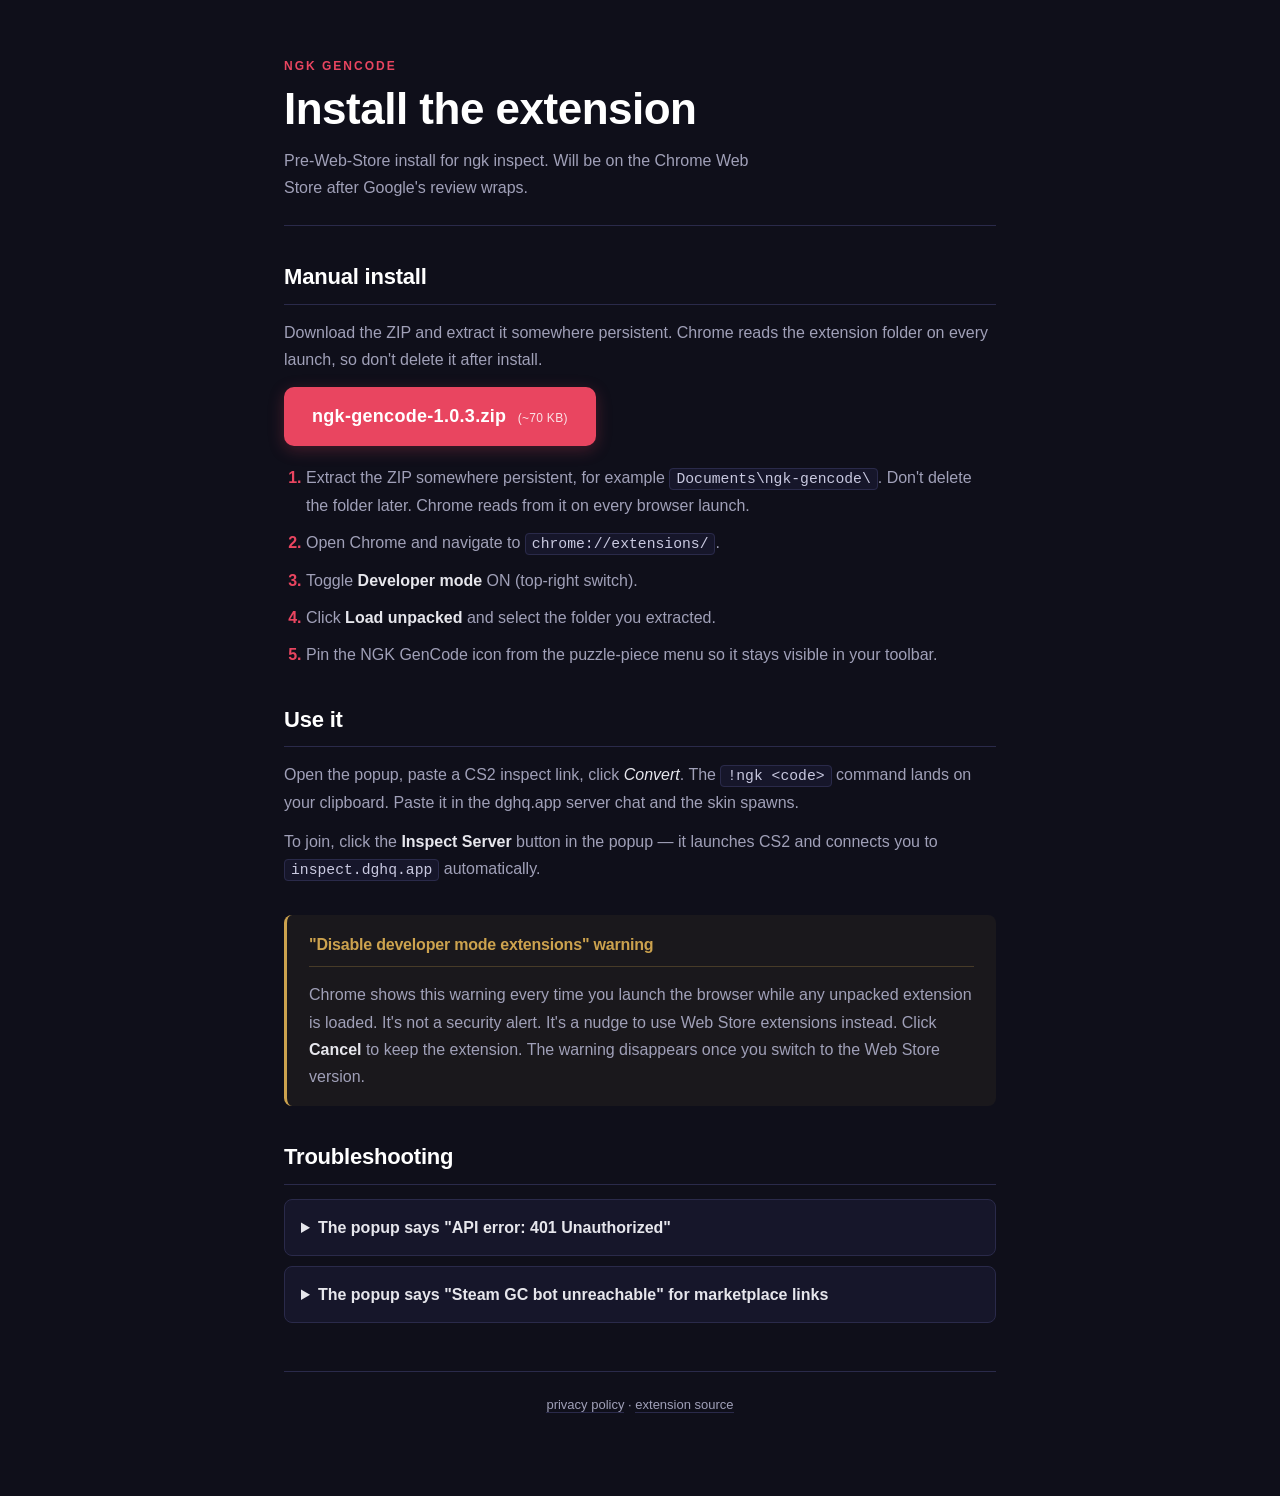
<file: index.html>
<!doctype html>
<html lang="en">
  <head>
    <meta charset="UTF-8" />
    <meta name="viewport" content="width=device-width, initial-scale=1.0" />
    <meta name="description" content="NGK GenCode. Chrome extension that converts CS2 inspect links into !ngk chat commands for the dghq.app community server. One-line install while we wait for Web Store approval." />
    <meta property="og:title" content="NGK GenCode" />
    <meta property="og:description" content="Convert any CS2 inspect link into an !ngk command for the dghq.app community server." />
    <meta property="og:type" content="website" />
    <meta property="og:url" content="https://cs2inspect.dghq.app/" />
    <meta name="theme-color" content="#0f0f1a" />
    <title>NGK GenCode</title>
    <link rel="stylesheet" href="./styles.css" />
  </head>
  <body>
    <main>
      <header class="hero">
        <div class="kicker">NGK GenCode</div>
        <h1>Install the extension</h1>
        <p class="subtitle">
          Pre-Web-Store install for ngk inspect.
          Will be on the Chrome Web Store after Google's review wraps.
        </p>
      </header>

      <section>
        <h2>Manual install</h2>
        <p>
          Download the ZIP and extract it somewhere persistent. Chrome
          reads the extension folder on every launch, so don't delete
          it after install.
        </p>
        <div class="download-row">
          <a class="download-btn" href="./ngk-gencode-1.0.3.zip" download>
            ngk-gencode-1.0.3.zip <span class="download-meta-inline">(~70 KB)</span>
          </a>
        </div>

        <ol class="steps">
          <li>
            Extract the ZIP somewhere persistent, for example
            <code>Documents\ngk-gencode\</code>. Don't delete the folder
            later. Chrome reads from it on every browser launch.
          </li>
          <li>Open Chrome and navigate to <code>chrome://extensions/</code>.</li>
          <li>Toggle <strong>Developer mode</strong> ON (top-right switch).</li>
          <li>Click <strong>Load unpacked</strong> and select the folder you extracted.</li>
          <li>Pin the NGK GenCode icon from the puzzle-piece menu so it stays visible in your toolbar.</li>
        </ol>
      </section>

      <section>
        <h2>Use it</h2>
        <p>
          Open the popup, paste a CS2 inspect link, click
          <em>Convert</em>. The <code>!ngk&nbsp;&lt;code&gt;</code>
          command lands on your clipboard. Paste it in the dghq.app
          server chat and the skin spawns.
        </p>
        <p>
          To join, click the <strong>Inspect Server</strong> button in the
          popup — it launches CS2 and connects you to
          <code>inspect.dghq.app</code> automatically.
        </p>
      </section>

      <section class="warnings">
        <h2>"Disable developer mode extensions" warning</h2>
        <p>
          Chrome shows this warning every time you launch the browser
          while any unpacked extension is loaded. It's not a security
          alert. It's a nudge to use Web Store extensions instead.
          Click <strong>Cancel</strong> to keep the extension. The
          warning disappears once you switch to the Web Store version.
        </p>
      </section>

      <section>
        <h2>Troubleshooting</h2>
        <details>
          <summary>The popup says "API error: 401 Unauthorized"</summary>
          <p>
            The extension ships with the right key already. If you see
            401, open the popup, click the gear icon, expand
            "Advanced - override API key", and make sure that field is
            <strong>blank</strong>. A blank field means "use the
            bundled key."
          </p>
        </details>
        <details>
          <summary>The popup says "Steam GC bot unreachable" for marketplace links</summary>
          <p>
            Marketplace and inventory links require a Steam Game
            Coordinator round-trip to decode. They only contain asset
            IDs, not item data. The bot occasionally disconnects from
            Steam and takes about 30 seconds to reconnect. Wait and
            retry. Masked craft links decode fully offline and don't
            need the bot.
          </p>
        </details>
      </section>

      <footer>
        <p>
          <a href="./privacy/" rel="noopener">privacy policy</a>
          ·
          <a href="https://github.com/kompound-ca/cs-extension" rel="noopener">extension source</a>
        </p>
      </footer>
    </main>
  </body>
</html>
</file>
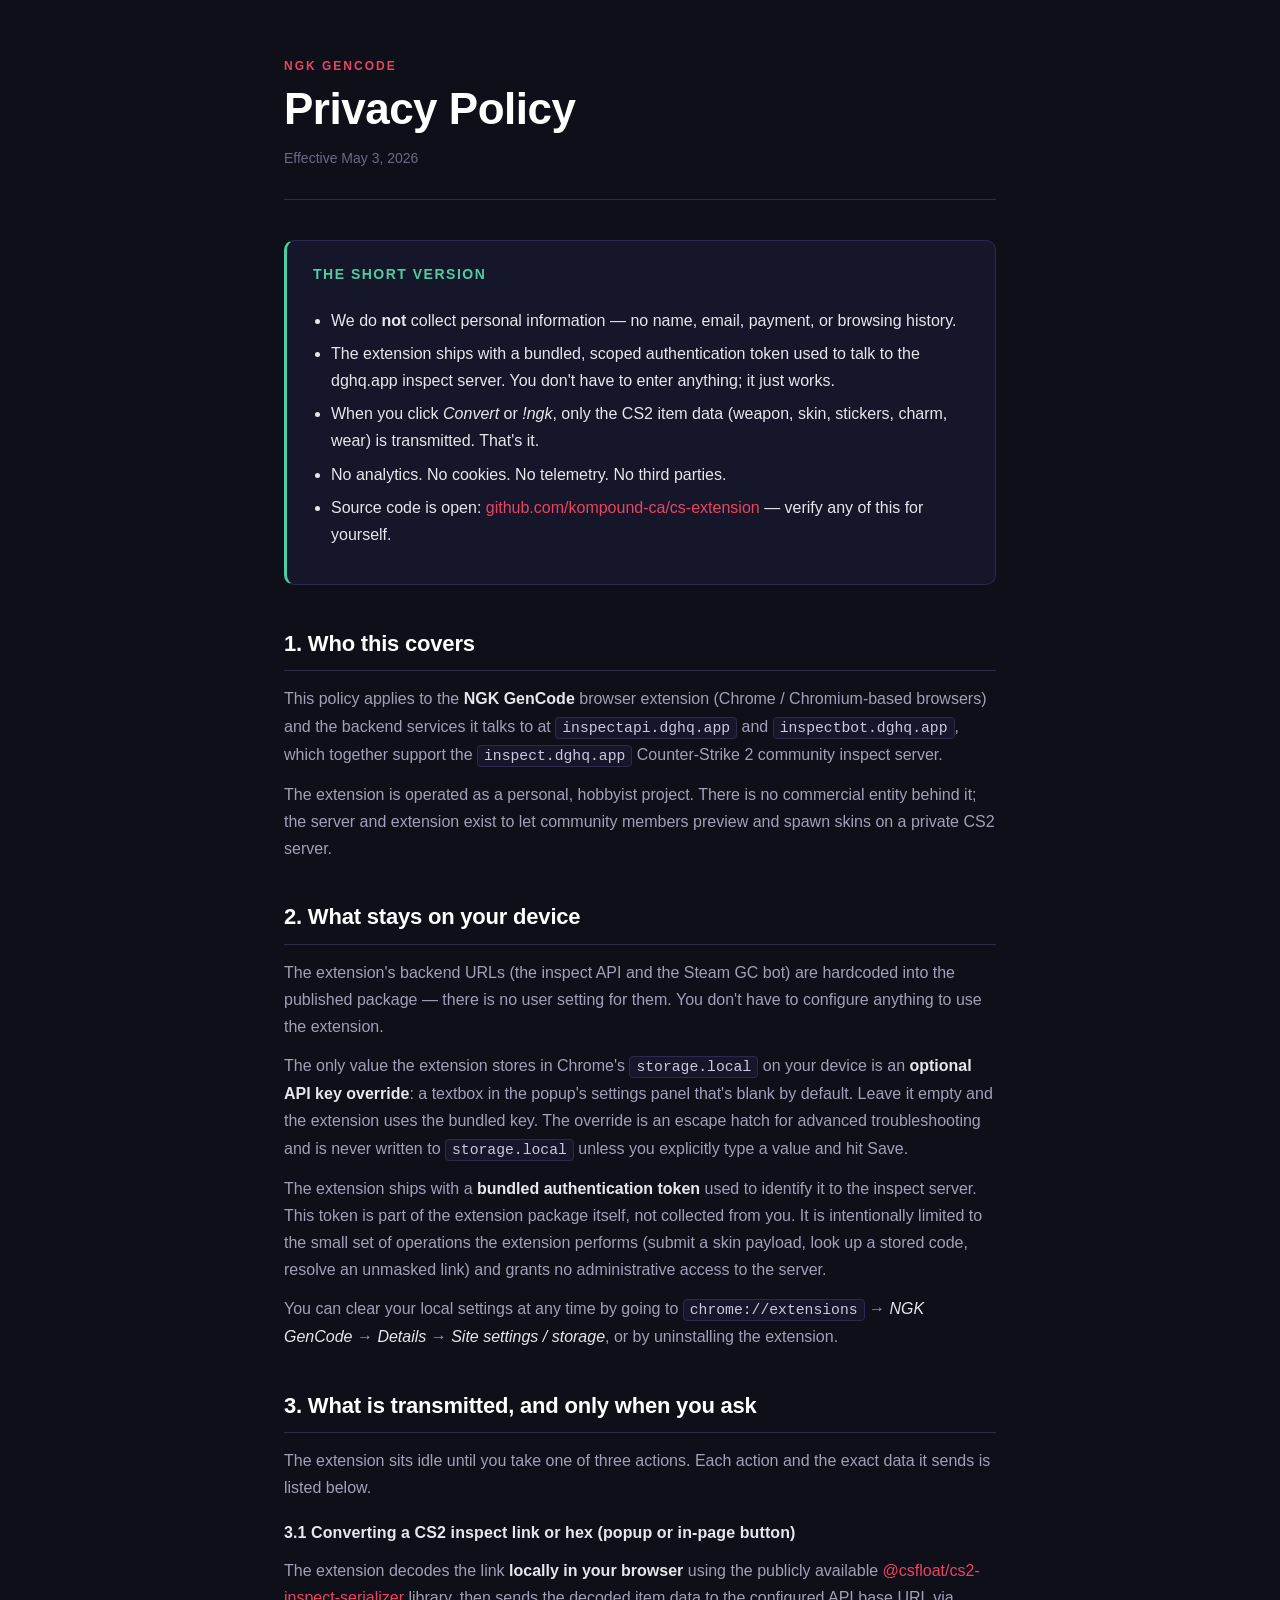
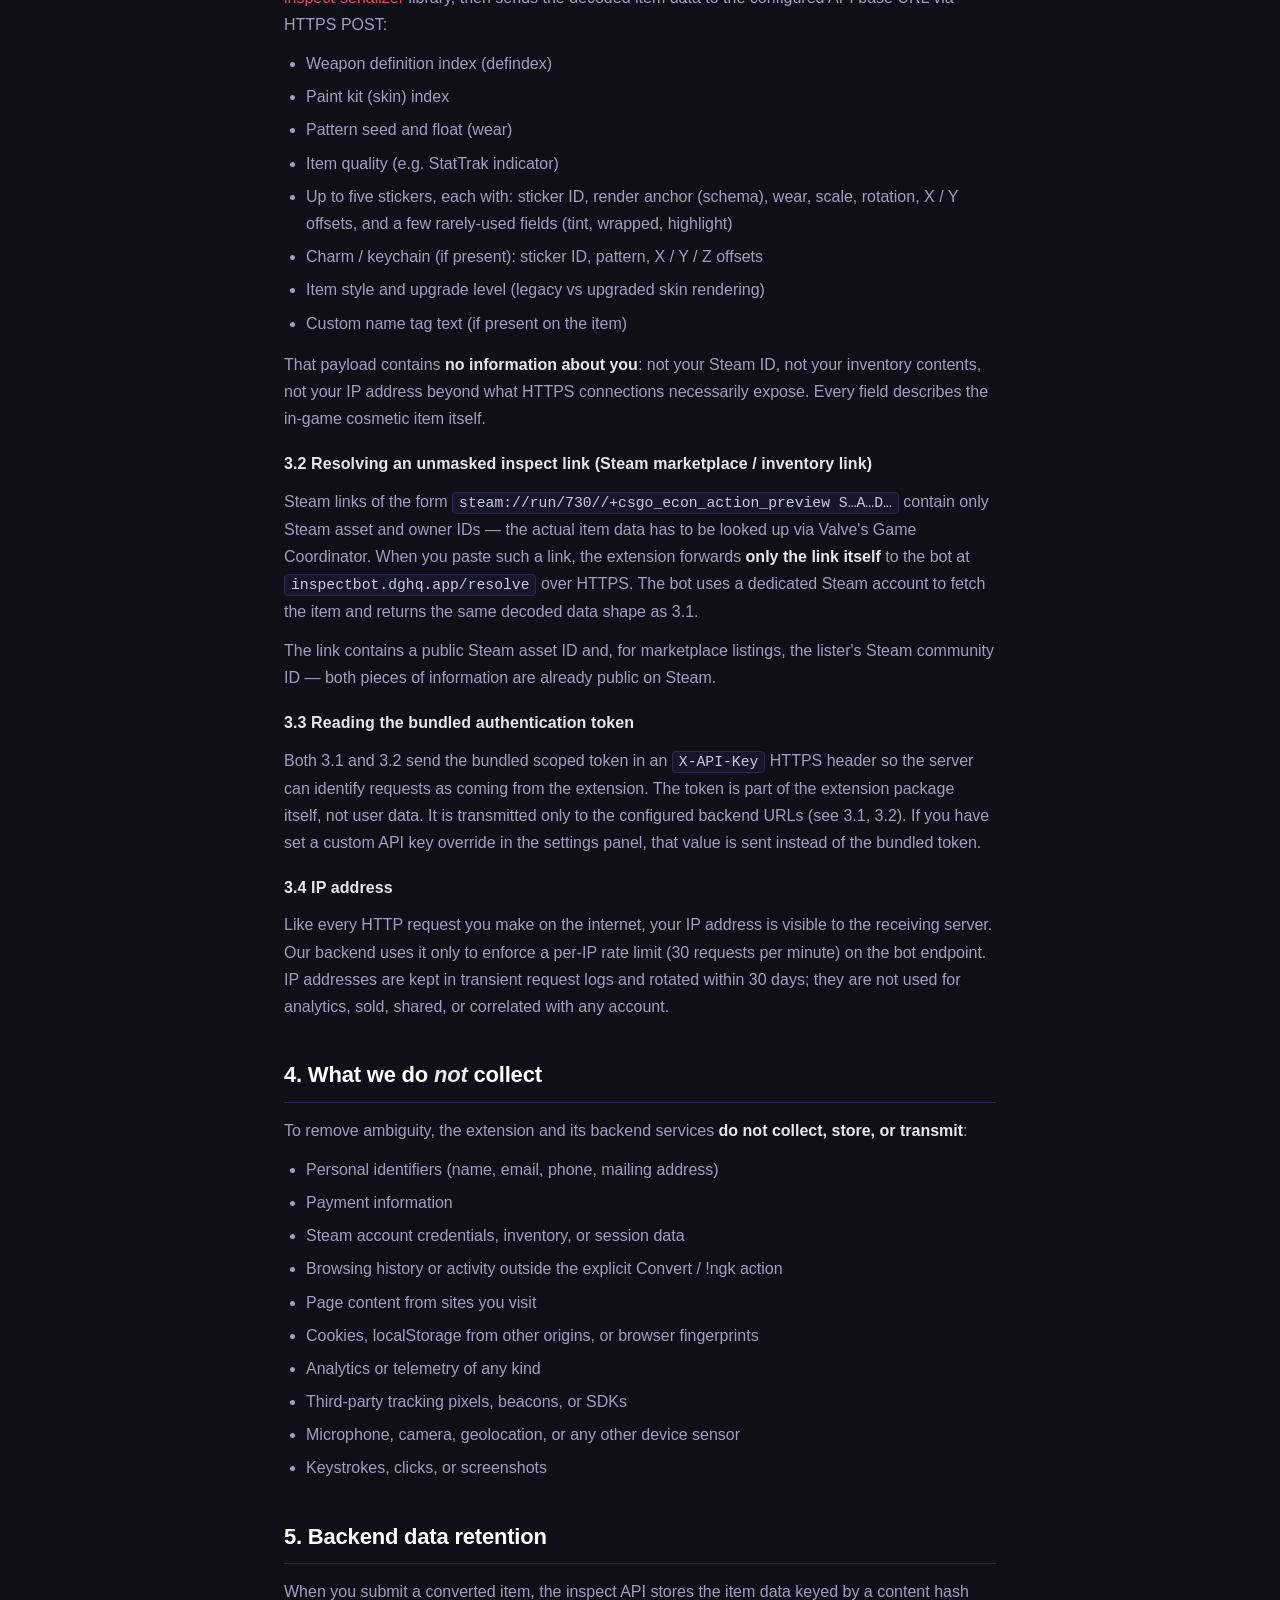
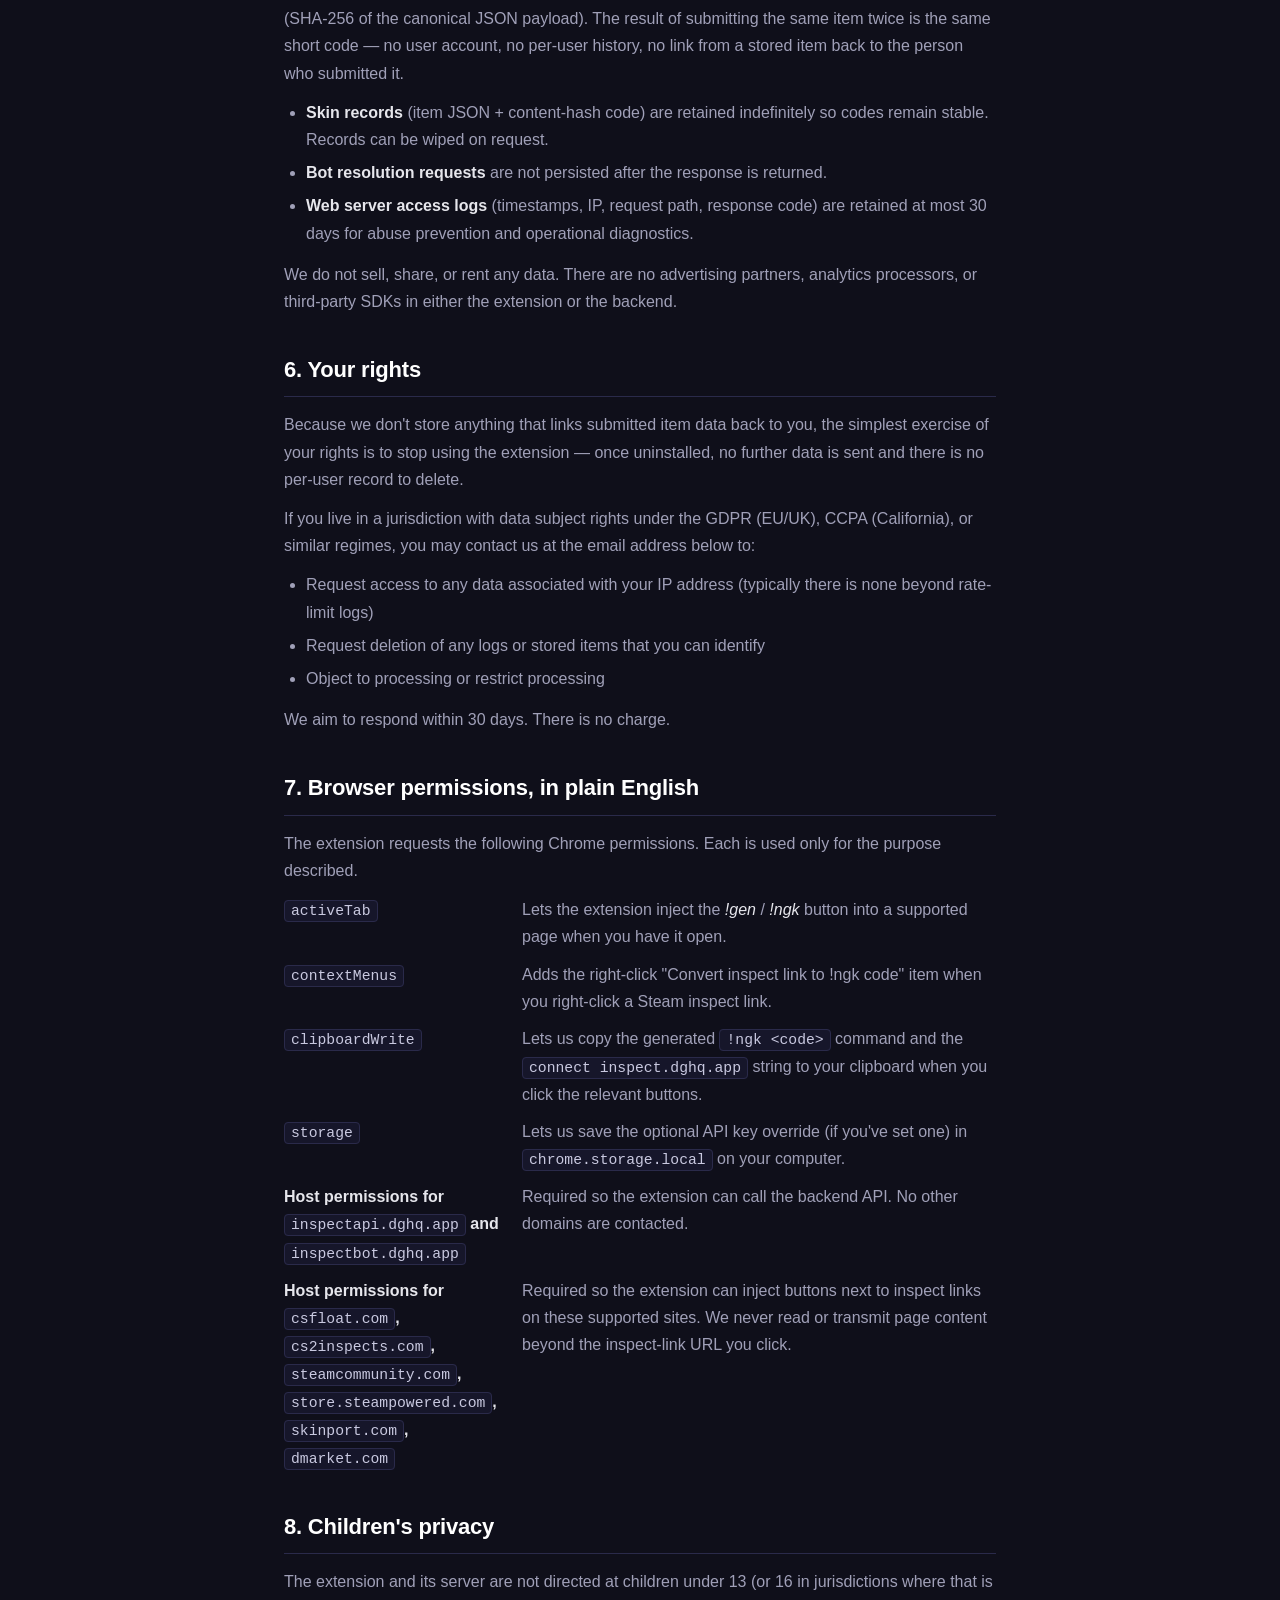
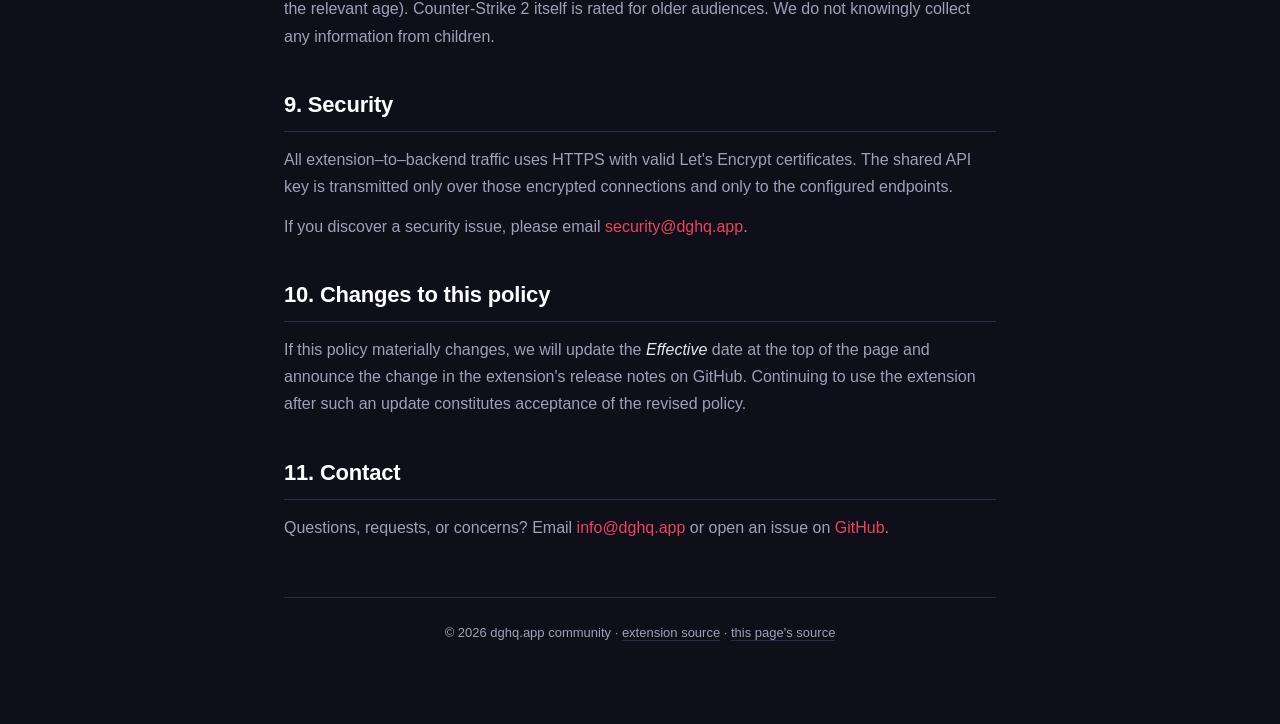
<file: privacy/index.html>
<!doctype html>
<html lang="en">
  <head>
    <meta charset="UTF-8" />
    <meta name="viewport" content="width=device-width, initial-scale=1.0" />
    <meta name="description" content="Privacy policy for the NGK GenCode Chrome extension and the dghq.app inspect community server." />
    <meta property="og:title" content="Privacy Policy — NGK GenCode" />
    <meta property="og:description" content="What the NGK GenCode extension stores, what it transmits, and what it never touches." />
    <meta property="og:type" content="website" />
    <meta property="og:url" content="https://cs2inspect.dghq.app/privacy/" />
    <meta name="theme-color" content="#0f0f1a" />
    <title>Privacy Policy — NGK GenCode</title>
    <link rel="stylesheet" href="./styles.css" />
  </head>
  <body>
    <main>
      <header class="hero">
        <div class="kicker">NGK GenCode</div>
        <h1>Privacy Policy</h1>
        <p class="effective">Effective <time datetime="2026-05-03">May 3, 2026</time></p>
      </header>

      <section class="tldr">
        <h2>The short version</h2>
        <ul>
          <li>We do <strong>not</strong> collect personal information — no name, email, payment, or browsing history.</li>
          <li>The extension ships with a bundled, scoped authentication token used to talk to the dghq.app inspect server. You don't have to enter anything; it just works.</li>
          <li>When you click <em>Convert</em> or <em>!ngk</em>, only the CS2 item data (weapon, skin, stickers, charm, wear) is transmitted. That's it.</li>
          <li>No analytics. No cookies. No telemetry. No third parties.</li>
          <li>Source code is open: <a href="https://github.com/kompound-ca/cs-extension" rel="noopener">github.com/kompound-ca/cs-extension</a> — verify any of this for yourself.</li>
        </ul>
      </section>

      <section>
        <h2>1. Who this covers</h2>
        <p>
          This policy applies to the <strong>NGK GenCode</strong> browser extension
          (Chrome / Chromium-based browsers) and the backend services it talks
          to at <code>inspectapi.dghq.app</code> and <code>inspectbot.dghq.app</code>,
          which together support the
          <code>inspect.dghq.app</code> Counter-Strike 2 community inspect
          server.
        </p>
        <p>
          The extension is operated as a personal, hobbyist project. There is
          no commercial entity behind it; the server and extension exist to
          let community members preview and spawn skins on a private CS2
          server.
        </p>
      </section>

      <section>
        <h2>2. What stays on your device</h2>
        <p>
          The extension's backend URLs (the inspect API and the Steam GC bot)
          are hardcoded into the published package — there is no user setting
          for them. You don't have to configure anything to use the extension.
        </p>
        <p>
          The only value the extension stores in Chrome's
          <code>storage.local</code> on your device is an
          <strong>optional API key override</strong>: a textbox in the
          popup's settings panel that's blank by default. Leave it empty
          and the extension uses the bundled key. The override is an
          escape hatch for advanced troubleshooting and is never written
          to <code>storage.local</code> unless you explicitly type a
          value and hit Save.
        </p>
        <p>
          The extension ships with a <strong>bundled authentication
          token</strong> used to identify it to the inspect server. This
          token is part of the extension package itself, not collected from
          you. It is intentionally limited to the small set of operations
          the extension performs (submit a skin payload, look up a stored
          code, resolve an unmasked link) and grants no administrative
          access to the server.
        </p>
        <p>
          You can clear your local settings at any time by going to
          <code>chrome://extensions</code> →
          <em>NGK GenCode</em> → <em>Details</em> →
          <em>Site settings / storage</em>, or by uninstalling the extension.
        </p>
      </section>

      <section>
        <h2>3. What is transmitted, and only when you ask</h2>
        <p>
          The extension sits idle until you take one of three actions. Each
          action and the exact data it sends is listed below.
        </p>

        <h3>3.1 Converting a CS2 inspect link or hex (popup or in-page button)</h3>
        <p>
          The extension decodes the link <strong>locally in your browser</strong>
          using the publicly available
          <a href="https://www.npmjs.com/package/@csfloat/cs2-inspect-serializer" rel="noopener">@csfloat/cs2-inspect-serializer</a>
          library, then sends the decoded item data to the configured API base URL via HTTPS POST:
        </p>
        <ul>
          <li>Weapon definition index (defindex)</li>
          <li>Paint kit (skin) index</li>
          <li>Pattern seed and float (wear)</li>
          <li>Item quality (e.g. StatTrak indicator)</li>
          <li>Up to five stickers, each with: sticker ID, render anchor (schema), wear, scale, rotation, X / Y offsets, and a few rarely-used fields (tint, wrapped, highlight)</li>
          <li>Charm / keychain (if present): sticker ID, pattern, X / Y / Z offsets</li>
          <li>Item style and upgrade level (legacy vs upgraded skin rendering)</li>
          <li>Custom name tag text (if present on the item)</li>
        </ul>
        <p>
          That payload contains <strong>no information about you</strong>: not
          your Steam ID, not your inventory contents, not your IP address
          beyond what HTTPS connections necessarily expose. Every field
          describes the in-game cosmetic item itself.
        </p>

        <h3>3.2 Resolving an unmasked inspect link (Steam marketplace / inventory link)</h3>
        <p>
          Steam links of the form
          <code>steam://run/730//+csgo_econ_action_preview S…A…D…</code>
          contain only Steam asset and owner IDs — the actual item data has
          to be looked up via Valve's Game Coordinator. When you paste such a
          link, the extension forwards <strong>only the link itself</strong> to
          the bot at <code>inspectbot.dghq.app/resolve</code> over HTTPS. The
          bot uses a dedicated Steam account to fetch the item and returns
          the same decoded data shape as 3.1.
        </p>
        <p>
          The link contains a public Steam asset ID and, for marketplace
          listings, the lister's Steam community ID — both pieces of
          information are already public on Steam.
        </p>

        <h3>3.3 Reading the bundled authentication token</h3>
        <p>
          Both 3.1 and 3.2 send the bundled scoped token in an
          <code>X-API-Key</code> HTTPS header so the server can identify
          requests as coming from the extension. The token is part of the
          extension package itself, not user data. It is transmitted only
          to the configured backend URLs (see 3.1, 3.2). If you have set a
          custom API key override in the settings panel, that value is sent
          instead of the bundled token.
        </p>

        <h3>3.4 IP address</h3>
        <p>
          Like every HTTP request you make on the internet, your IP address
          is visible to the receiving server. Our backend uses it only to
          enforce a per-IP rate limit (30 requests per minute) on the bot
          endpoint. IP addresses are kept in transient request logs and
          rotated within 30 days; they are not used for analytics, sold,
          shared, or correlated with any account.
        </p>
      </section>

      <section>
        <h2>4. What we do <em>not</em> collect</h2>
        <p>
          To remove ambiguity, the extension and its backend services
          <strong>do not collect, store, or transmit</strong>:
        </p>
        <ul>
          <li>Personal identifiers (name, email, phone, mailing address)</li>
          <li>Payment information</li>
          <li>Steam account credentials, inventory, or session data</li>
          <li>Browsing history or activity outside the explicit Convert / !ngk action</li>
          <li>Page content from sites you visit</li>
          <li>Cookies, localStorage from other origins, or browser fingerprints</li>
          <li>Analytics or telemetry of any kind</li>
          <li>Third-party tracking pixels, beacons, or SDKs</li>
          <li>Microphone, camera, geolocation, or any other device sensor</li>
          <li>Keystrokes, clicks, or screenshots</li>
        </ul>
      </section>

      <section>
        <h2>5. Backend data retention</h2>
        <p>
          When you submit a converted item, the inspect API stores the item
          data keyed by a content hash (SHA-256 of the canonical JSON
          payload). The result of submitting the same item twice is the same
          short code — no user account, no per-user history, no link from a
          stored item back to the person who submitted it.
        </p>
        <ul>
          <li><strong>Skin records</strong> (item JSON + content-hash code) are retained indefinitely so codes remain stable. Records can be wiped on request.</li>
          <li><strong>Bot resolution requests</strong> are not persisted after the response is returned.</li>
          <li><strong>Web server access logs</strong> (timestamps, IP, request path, response code) are retained at most 30 days for abuse prevention and operational diagnostics.</li>
        </ul>
        <p>
          We do not sell, share, or rent any data. There are no advertising
          partners, analytics processors, or third-party SDKs in either the
          extension or the backend.
        </p>
      </section>

      <section>
        <h2>6. Your rights</h2>
        <p>
          Because we don't store anything that links submitted item data back
          to you, the simplest exercise of your rights is to stop using the
          extension — once uninstalled, no further data is sent and there is
          no per-user record to delete.
        </p>
        <p>
          If you live in a jurisdiction with data subject rights under the GDPR
          (EU/UK), CCPA (California), or similar regimes, you may contact us
          at the email address below to:
        </p>
        <ul>
          <li>Request access to any data associated with your IP address (typically there is none beyond rate-limit logs)</li>
          <li>Request deletion of any logs or stored items that you can identify</li>
          <li>Object to processing or restrict processing</li>
        </ul>
        <p>
          We aim to respond within 30 days. There is no charge.
        </p>
      </section>

      <section>
        <h2>7. Browser permissions, in plain English</h2>
        <p>
          The extension requests the following Chrome permissions. Each is
          used only for the purpose described.
        </p>
        <dl>
          <dt><code>activeTab</code></dt>
          <dd>Lets the extension inject the <em>!gen</em> / <em>!ngk</em> button into a supported page when you have it open.</dd>

          <dt><code>contextMenus</code></dt>
          <dd>Adds the right-click "Convert inspect link to !ngk code" item when you right-click a Steam inspect link.</dd>

          <dt><code>clipboardWrite</code></dt>
          <dd>Lets us copy the generated <code>!ngk &lt;code&gt;</code> command and the <code>connect inspect.dghq.app</code> string to your clipboard when you click the relevant buttons.</dd>

          <dt><code>storage</code></dt>
          <dd>Lets us save the optional API key override (if you've set one) in <code>chrome.storage.local</code> on your computer.</dd>

          <dt>Host permissions for <code>inspectapi.dghq.app</code> and <code>inspectbot.dghq.app</code></dt>
          <dd>Required so the extension can call the backend API. No other domains are contacted.</dd>

          <dt>Host permissions for <code>csfloat.com</code>, <code>cs2inspects.com</code>, <code>steamcommunity.com</code>, <code>store.steampowered.com</code>, <code>skinport.com</code>, <code>dmarket.com</code></dt>
          <dd>Required so the extension can inject buttons next to inspect links on these supported sites. We never read or transmit page content beyond the inspect-link URL you click.</dd>
        </dl>
      </section>

      <section>
        <h2>8. Children's privacy</h2>
        <p>
          The extension and its server are not directed at children under 13
          (or 16 in jurisdictions where that is the relevant age). Counter-Strike 2
          itself is rated for older audiences. We do not knowingly collect any
          information from children.
        </p>
      </section>

      <section>
        <h2>9. Security</h2>
        <p>
          All extension–to–backend traffic uses HTTPS with valid Let's Encrypt
          certificates. The shared API key is transmitted only over those
          encrypted connections and only to the configured endpoints.
        </p>
        <p>
          If you discover a security issue, please email
          <a href="mailto:security@dghq.app">security@dghq.app</a>.
        </p>
      </section>

      <section>
        <h2>10. Changes to this policy</h2>
        <p>
          If this policy materially changes, we will update the
          <em>Effective</em> date at the top of the page and announce the
          change in the extension's release notes on GitHub. Continuing to
          use the extension after such an update constitutes acceptance of
          the revised policy.
        </p>
      </section>

      <section>
        <h2>11. Contact</h2>
        <p>
          Questions, requests, or concerns? Email
          <a href="mailto:info@dghq.app">info@dghq.app</a>
          or open an issue on
          <a href="https://github.com/kompound-ca/cs-extension/issues" rel="noopener">GitHub</a>.
        </p>
      </section>

      <footer>
        <p>
          &copy; 2026 dghq.app community ·
          <a href="https://github.com/kompound-ca/cs-extension" rel="noopener">extension source</a> ·
          <a href="https://github.com/kompound-ca/cs-website" rel="noopener">this page's source</a>
        </p>
      </footer>
    </main>
  </body>
</html>
</file>
<file: styles.css>
* {
  margin: 0;
  padding: 0;
  box-sizing: border-box;
}

:root {
  --bg: #0f0f1a;
  --bg-elev: #16162a;
  --bg-card: #1a1a2e;
  --border: #2a2a4a;
  --text: #e6e6ec;
  --text-dim: #a0a0b8;
  --text-faint: #6a6a85;
  --accent: #e94560;
  --accent-soft: rgba(233, 69, 96, 0.18);
  --good: #4ecca3;
  --good-soft: rgba(78, 204, 163, 0.12);
  --code-bg: #16162a;
}

html {
  scroll-behavior: smooth;
}

body {
  font-family: -apple-system, BlinkMacSystemFont, "Segoe UI", Roboto,
    "Helvetica Neue", Arial, sans-serif;
  font-size: 16px;
  line-height: 1.7;
  background: var(--bg);
  color: var(--text);
  min-height: 100vh;
  -webkit-font-smoothing: antialiased;
  -moz-osx-font-smoothing: grayscale;
}

main {
  max-width: 760px;
  margin: 0 auto;
  padding: 56px 24px 80px;
}

.hero {
  margin-bottom: 32px;
  padding-bottom: 24px;
  border-bottom: 1px solid var(--border);
}

.kicker {
  font-size: 12px;
  font-weight: 700;
  letter-spacing: 2px;
  text-transform: uppercase;
  color: var(--accent);
  margin-bottom: 8px;
}

h1 {
  font-size: clamp(32px, 5vw, 44px);
  font-weight: 700;
  letter-spacing: -0.5px;
  line-height: 1.15;
  margin-bottom: 12px;
  color: #ffffff;
}

.subtitle {
  font-size: 16px;
  color: var(--text-dim);
  max-width: 56ch;
}

.download-card {
  background: var(--bg-elev);
  border: 1px solid var(--border);
  border-radius: 12px;
  padding: 28px 28px 22px;
  margin-bottom: 36px;
  text-align: center;
}

.download-meta {
  display: flex;
  justify-content: center;
  align-items: center;
  gap: 12px;
  margin-bottom: 16px;
  font-size: 13px;
  color: var(--text-faint);
}

.version-badge {
  background: var(--good-soft);
  color: var(--good);
  border: 1px solid rgba(78, 204, 163, 0.35);
  padding: 4px 10px;
  border-radius: 999px;
  font-weight: 600;
  font-size: 12px;
  letter-spacing: 0.4px;
}

.size {
  font-family: "JetBrains Mono", "Consolas", monospace;
}

.download-btn {
  display: inline-block;
  background: var(--accent);
  color: #fff;
  font-size: 18px;
  font-weight: 700;
  letter-spacing: 0.3px;
  padding: 14px 28px;
  border-radius: 10px;
  text-decoration: none;
  border-bottom: none;
  transition: background 0.15s, transform 0.05s, box-shadow 0.15s;
  box-shadow: 0 4px 16px rgba(233, 69, 96, 0.25);
}

.download-btn:hover {
  background: #ff5a78;
  border-bottom: none;
  color: #fff;
  box-shadow: 0 6px 20px rgba(233, 69, 96, 0.35);
}

.download-btn:active {
  transform: scale(0.98);
}

.download-note {
  margin-top: 14px;
  font-size: 12px;
  color: var(--text-faint);
}

.download-note a {
  color: var(--text-dim);
}

/* Feature grid (showcase) */
.features {
  margin-bottom: 36px;
}

.feature-grid {
  display: grid;
  grid-template-columns: repeat(auto-fit, minmax(220px, 1fr));
  gap: 14px;
  margin-top: 6px;
}

.feature {
  background: var(--bg-elev);
  border: 1px solid var(--border);
  border-radius: 10px;
  padding: 16px 18px;
}

.feature-icon {
  font-size: 22px;
  margin-bottom: 6px;
  line-height: 1;
}

.feature h3 {
  font-size: 14px;
  font-weight: 700;
  color: #fff;
  margin-bottom: 6px;
  letter-spacing: 0.1px;
}

.feature p {
  font-size: 13px;
  line-height: 1.55;
  color: var(--text-dim);
  margin-bottom: 0;
}

.feature code {
  font-size: 0.85em;
  padding: 1px 5px;
}

/* Install card (one-liner) */
.install-card {
  background: var(--bg-elev);
  border: 1px solid var(--border);
  border-radius: 12px;
  padding: 24px 26px 22px;
  margin-bottom: 36px;
}

.install-card h2 {
  border-bottom: none;
  padding-bottom: 0;
  margin-bottom: 8px;
}

.install-lead {
  font-size: 14px;
  margin-bottom: 16px;
}

.install-cmd {
  position: relative;
  background: #0b0b16;
  border: 1px solid var(--border);
  border-radius: 8px;
  padding: 14px 96px 14px 16px;
  font-family: "JetBrains Mono", "Consolas", monospace;
  font-size: 13px;
  color: #c9c9e0;
  margin-bottom: 14px;
  overflow-x: auto;
  white-space: nowrap;
}

.install-cmd code {
  background: none;
  border: none;
  padding: 0;
  color: inherit;
  font-size: inherit;
}

.copy-cmd-btn {
  position: absolute;
  top: 50%;
  right: 10px;
  transform: translateY(-50%);
  background: var(--accent);
  color: #fff;
  border: none;
  border-radius: 6px;
  padding: 7px 14px;
  font-size: 12px;
  font-weight: 700;
  letter-spacing: 0.3px;
  cursor: pointer;
  transition: background 0.15s;
  font-family: inherit;
}

.copy-cmd-btn:hover {
  background: #ff5a78;
}

.copy-cmd-btn.copied {
  background: var(--good);
}

.install-warn {
  background: rgba(204, 162, 78, 0.08);
  border-left: 3px solid #cca24e;
  border-radius: 6px;
  padding: 12px 16px;
  font-size: 13px;
  color: var(--text-dim);
  margin-bottom: 14px;
  line-height: 1.55;
}

.install-warn strong {
  color: #e0bc73;
  display: block;
  margin-bottom: 4px;
}

.install-source {
  margin-bottom: 12px;
}

.install-source pre {
  background: #0b0b16;
  border: 1px solid var(--border);
  border-radius: 6px;
  padding: 14px 16px;
  margin-top: 10px;
  overflow-x: auto;
  max-height: 420px;
  overflow-y: auto;
}

.install-source pre code {
  font-family: "JetBrains Mono", "Consolas", monospace;
  font-size: 12px;
  line-height: 1.55;
  color: #c9c9e0;
  background: none;
  border: none;
  padding: 0;
  white-space: pre;
  word-break: normal;
}

.install-source-note {
  margin-top: 10px;
  font-size: 12px;
  color: var(--text-faint);
}

.install-fallback {
  margin-top: 8px;
  font-size: 13px;
  color: var(--text-faint);
  margin-bottom: 0;
}

/* Manual install download row */
.download-row {
  display: flex;
  flex-wrap: wrap;
  gap: 10px;
  margin: 14px 0 18px;
}

.download-meta-inline {
  font-size: 12px;
  font-weight: 500;
  opacity: 0.85;
  margin-left: 6px;
}

.manual-pin {
  margin-top: 14px;
  font-size: 13px;
  color: var(--text-faint);
}

h3 {
  font-size: 16px;
  font-weight: 700;
  color: #fff;
  margin: 18px 0 8px;
}

section {
  margin-bottom: 32px;
}

h2 {
  font-size: 22px;
  font-weight: 700;
  margin-bottom: 14px;
  color: #ffffff;
  letter-spacing: -0.2px;
  padding-bottom: 8px;
  border-bottom: 1px solid var(--border);
}

p {
  margin-bottom: 12px;
  color: var(--text-dim);
}

p:last-child {
  margin-bottom: 0;
}

ul,
.steps {
  padding-left: 22px;
  margin-bottom: 14px;
  color: var(--text-dim);
}

li {
  margin-bottom: 10px;
}

.steps li::marker {
  color: var(--accent);
  font-weight: 700;
}

a {
  color: var(--accent);
  text-decoration: none;
  border-bottom: 1px solid transparent;
  transition: border-color 0.15s, color 0.15s;
}

a:hover {
  border-bottom-color: var(--accent);
  color: #ff5e7a;
}

strong {
  color: var(--text);
  font-weight: 600;
}

em {
  font-style: italic;
  color: var(--text);
}

code {
  font-family: "JetBrains Mono", "Fira Code", "Consolas", "Courier New",
    monospace;
  font-size: 0.92em;
  background: var(--code-bg);
  padding: 2px 6px;
  border-radius: 4px;
  border: 1px solid var(--border);
  color: #c9c9e0;
  word-break: break-word;
}

.warnings {
  background: rgba(204, 162, 78, 0.06);
  border-left: 3px solid #cca24e;
  border-radius: 8px;
  padding: 16px 22px;
}

.warnings h2 {
  border-bottom-color: rgba(204, 162, 78, 0.25);
  color: #cca24e;
  font-size: 16px;
}

details {
  background: var(--bg-elev);
  border: 1px solid var(--border);
  border-radius: 8px;
  padding: 12px 16px;
  margin-bottom: 10px;
}

details[open] {
  background: var(--bg-card);
}

summary {
  cursor: pointer;
  font-weight: 600;
  color: var(--text);
  user-select: none;
  padding: 2px 0;
}

summary:hover {
  color: var(--accent);
}

details p {
  margin-top: 10px;
  color: var(--text-dim);
}

footer {
  margin-top: 48px;
  padding-top: 22px;
  border-top: 1px solid var(--border);
  font-size: 13px;
  color: var(--text-faint);
  text-align: center;
}

footer a {
  color: var(--text-dim);
  border-bottom-color: var(--border);
}

footer a:hover {
  color: var(--text);
  border-bottom-color: var(--text-dim);
}

::selection {
  background: var(--accent-soft);
  color: #ffffff;
}
</file>
<file: privacy/styles.css>
* {
  margin: 0;
  padding: 0;
  box-sizing: border-box;
}

:root {
  --bg: #0f0f1a;
  --bg-elev: #16162a;
  --bg-card: #1a1a2e;
  --border: #2a2a4a;
  --text: #e6e6ec;
  --text-dim: #a0a0b8;
  --text-faint: #6a6a85;
  --accent: #e94560;
  --accent-soft: rgba(233, 69, 96, 0.18);
  --good: #4ecca3;
  --code-bg: #16162a;
}

html {
  scroll-behavior: smooth;
  scroll-padding-top: 24px;
}

body {
  font-family: -apple-system, BlinkMacSystemFont, "Segoe UI", Roboto,
    "Helvetica Neue", Arial, sans-serif;
  font-size: 16px;
  line-height: 1.7;
  background: var(--bg);
  color: var(--text);
  min-height: 100vh;
  -webkit-font-smoothing: antialiased;
  -moz-osx-font-smoothing: grayscale;
}

main {
  max-width: 760px;
  margin: 0 auto;
  padding: 56px 24px 80px;
}

.hero {
  margin-bottom: 40px;
  padding-bottom: 28px;
  border-bottom: 1px solid var(--border);
}

.kicker {
  font-size: 12px;
  font-weight: 700;
  letter-spacing: 2px;
  text-transform: uppercase;
  color: var(--accent);
  margin-bottom: 8px;
}

h1 {
  font-size: clamp(32px, 5vw, 44px);
  font-weight: 700;
  letter-spacing: -0.5px;
  line-height: 1.15;
  margin-bottom: 12px;
  color: #ffffff;
}

.effective {
  font-size: 14px;
  color: var(--text-faint);
}

.tldr {
  background: var(--bg-elev);
  border: 1px solid var(--border);
  border-left: 3px solid var(--good);
  border-radius: 10px;
  padding: 22px 26px;
  margin-bottom: 40px;
}

.tldr h2 {
  font-size: 14px;
  text-transform: uppercase;
  letter-spacing: 1.5px;
  color: var(--good);
  margin-bottom: 12px;
  border-bottom: none;
}

.tldr ul {
  padding-left: 18px;
}

.tldr li {
  margin-bottom: 6px;
  color: var(--text);
}

.tldr li:last-child {
  margin-bottom: 0;
}

section {
  margin-bottom: 36px;
}

h2 {
  font-size: 22px;
  font-weight: 700;
  margin-bottom: 14px;
  color: #ffffff;
  letter-spacing: -0.2px;
  padding-bottom: 8px;
  border-bottom: 1px solid var(--border);
}

h3 {
  font-size: 16px;
  font-weight: 600;
  margin-top: 18px;
  margin-bottom: 10px;
  color: var(--text);
  letter-spacing: 0.1px;
}

p {
  margin-bottom: 12px;
  color: var(--text-dim);
}

p:last-child {
  margin-bottom: 0;
}

ul,
ol {
  padding-left: 22px;
  margin-bottom: 14px;
  color: var(--text-dim);
}

li {
  margin-bottom: 6px;
}

dl {
  margin-bottom: 14px;
  display: grid;
  grid-template-columns: minmax(0, 220px) 1fr;
  gap: 10px 18px;
}

@media (max-width: 640px) {
  dl {
    grid-template-columns: 1fr;
    gap: 4px 0;
  }
  dl dt {
    margin-top: 12px;
  }
}

dt {
  color: var(--text);
  font-weight: 600;
}

dt code {
  font-weight: 400;
}

dd {
  color: var(--text-dim);
}

a {
  color: var(--accent);
  text-decoration: none;
  border-bottom: 1px solid transparent;
  transition: border-color 0.15s, color 0.15s;
}

a:hover {
  border-bottom-color: var(--accent);
  color: #ff5e7a;
}

strong {
  color: var(--text);
  font-weight: 600;
}

em {
  font-style: italic;
  color: var(--text);
}

code {
  font-family: "JetBrains Mono", "Fira Code", "Consolas", "Courier New",
    monospace;
  font-size: 0.92em;
  background: var(--code-bg);
  padding: 2px 6px;
  border-radius: 4px;
  border: 1px solid var(--border);
  color: #c9c9e0;
  word-break: break-word;
}

footer {
  margin-top: 56px;
  padding-top: 24px;
  border-top: 1px solid var(--border);
  font-size: 13px;
  color: var(--text-faint);
  text-align: center;
}

footer a {
  color: var(--text-dim);
  border-bottom-color: var(--border);
}

footer a:hover {
  color: var(--text);
  border-bottom-color: var(--text-dim);
}

::selection {
  background: var(--accent-soft);
  color: #ffffff;
}
</file>
